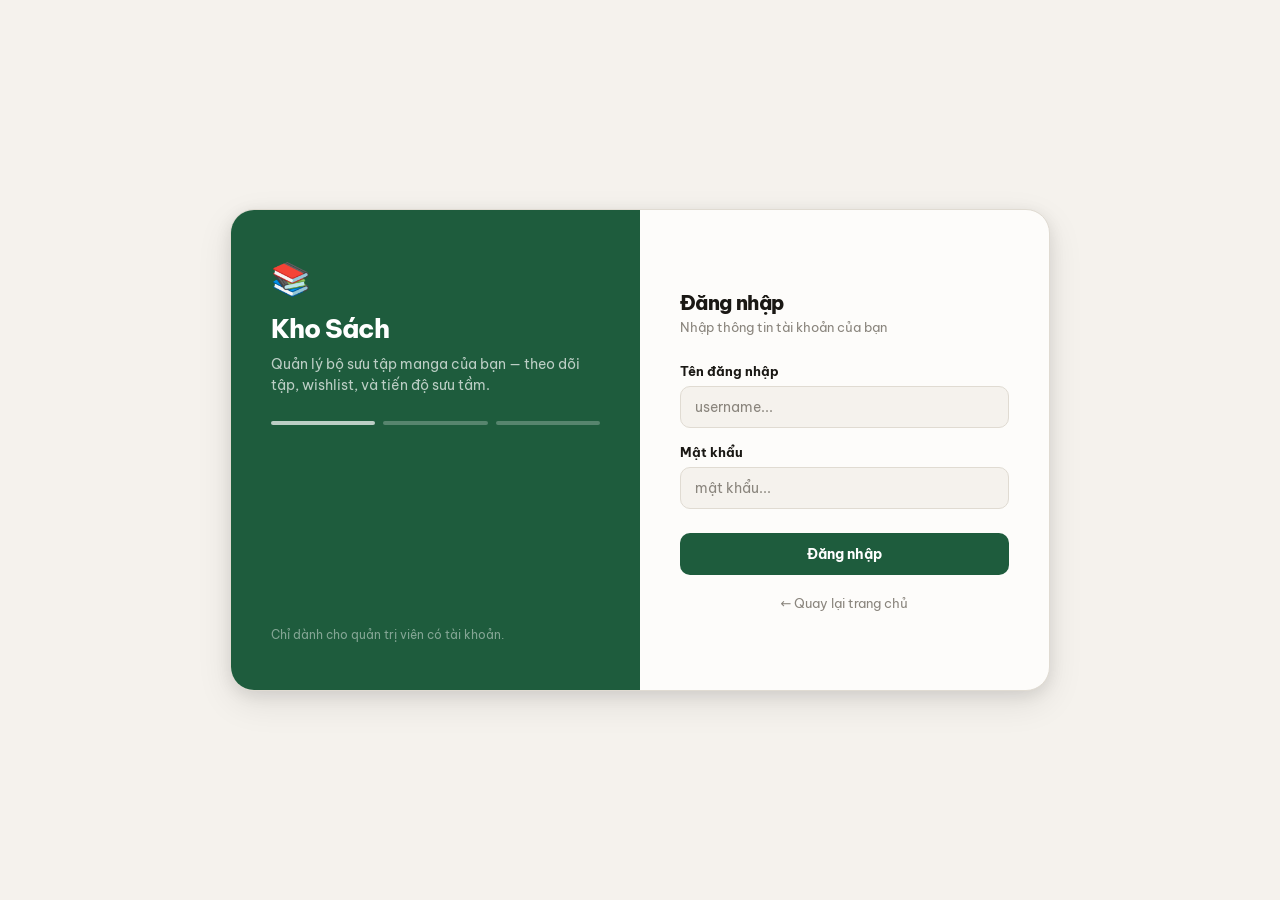
<file: index.html>
<!DOCTYPE html>
<html lang="vi">
<head>
  <meta charset="UTF-8">
  <meta name="viewport" content="width=device-width, initial-scale=1.0">
  <title>Kho Sách</title>
  <link rel="stylesheet" href="style.css">
</head>
<body>

<div class="app">

  <main class="main-content">
    <div class="topbar">
      <div class="topbar-left">
        <div class="topbar-title">Thư viện</div>
        <div class="topbar-sub" id="topbarSub">Đang tải...</div>
      </div>
      <div class="topbar-actions">
        <input type="text" id="searchInput" placeholder="🔍 Tìm...">
        <button id="adminBtn" class="btn-primary" onclick="openAdminPanel()" style="display:none;">⚙️ Quản lý</button>
      </div>
    </div>

    <section>
      <div class="section-head">
        <h2>📖 Chưa đủ bộ</h2>
        <span class="section-count" id="countReading">0</span>
      </div>
      <div id="readingShelf" class="book-grid"></div>
    </section>

    <section>
      <div class="section-head">
        <h2>🕒 Wishlist</h2>
        <span class="section-count" id="countNext">0</span>
      </div>
      <div id="nextShelf" class="book-grid"></div>
    </section>

    <section>
      <div class="section-head">
        <h2>✅ Hoàn thành</h2>
        <span class="section-count" id="countFinished">0</span>
      </div>
      <div id="finishedShelf" class="book-grid"></div>
    </section>
  </main>
</div>

<script src="js/supabase.js"></script>
<script src="js/ui.js"></script>
<script src="js/auth.js"></script>
<script src="js/vol-list.js"></script>
<script src="js/admin.js"></script>
<script src="js/shell.js"></script>
<script>
const session = requireAuth();
showAdminElements(session, 'adminBtn', 'adminNav');
</script>
<script src="script.js"></script>
</body>
</html>
</file>
<file: style.css>
/* ===================================================
   KHO SÁCH — Main CSS Entry Point

   Thứ tự import quan trọng:
   1. base        → tokens & reset (phải đứng đầu)
   2. sidebar     → navigation
   3. layout      → topbar, sections, shared buttons
   4. books       → thư viện chính (index.html)
   5. detail      → chi tiết bộ truyện (book-detail.html)
   6. stats       → thống kê (stats.html)
   7. admin       → panel quản lý (index + stats)
   8. vollist     → danh sách tập dùng chung
   9. login       → trang đăng nhập (login.html)
   10. responsive → tất cả @media (phải đứng cuối)
   =================================================== */

@import url('css/base.css');
@import url('css/sidebar.css');
@import url('css/layout.css');
@import url('css/books.css');
@import url('css/detail.css');
@import url('css/stats.css');
@import url('css/admin.css');
@import url('css/vollist.css');
@import url('css/login.css');
@import url('css/responsive.css');
</file>
